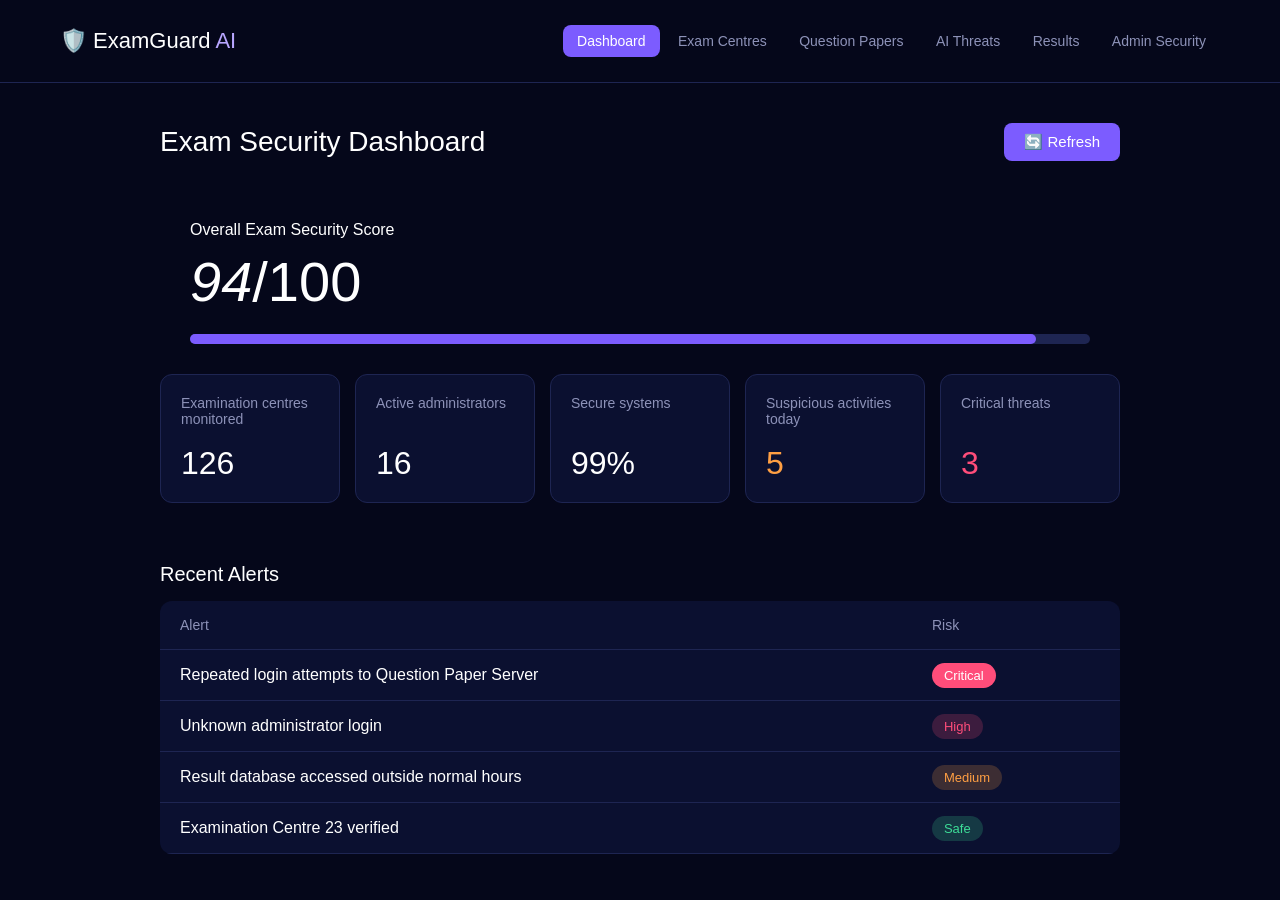
<file: index.html>
<!DOCTYPE html>
<html>
<head>
  <title>Exam Security Dashboard – ExamGuard AI</title>
  <meta name="viewport" content="width=device-width, initial-scale=1">
 <link rel="stylesheet" href="examguard.css">
</head>
<body>

  <header>
    <a href="index.html" class="logo">🛡️ ExamGuard <span>AI</span></a>

    <nav>
      <a href="index.html" class="active">Dashboard</a>
      <a href="ExamCentre.html">Exam Centres</a>
      <a href="QuestionPapers.html">Question Papers</a>
      <a href="Ai-threats.html">AI Threats</a>
      <a href="Results.html">Results</a>
      <a href="Admin.html">Admin Security</a>
    </nav>
  </header>

  <main>
    <div class="page-top">
      <h1>Exam Security Dashboard</h1>
      <button onclick="refresh()">🔄 Refresh</button>
    </div>


    <div class="score-card">
      <p>Overall Exam Security Score</p>
      <h2><i id="score">91</i><span>/100</span></h2>
      <div class="bar"><div class="fill" id="fill"></div></div>
    </div>

 
    <div class="stats">
      <div class="card">
        <p>Examination centres monitored</p>
        <h3 id="centres">125</h3>
      </div>
      <div class="card">
        <p>Active administrators</p>
        <h3 id="admins">18</h3>
      </div>
      <div class="card">
        <p>Secure systems</p>
        <h3 id="secure">97%</h3>
      </div>
      <div class="card">
        <p>Suspicious activities today</p>
        <h3 class="orange" id="suspicious">3</h3>
      </div>
      <div class="card">
        <p>Critical threats</p>
        <h3 class="red" id="threats">1</h3>
      </div>
    </div>

    <h2 class="section-title">Recent Alerts</h2>
    <table>
      <tr>
        <th>Alert</th>
        <th>Risk</th>
      </tr>
      <tbody id="alerts"></tbody>
    </table>
  </main>

  <script src="1main.js"></script>

</body>
</html>
</file>
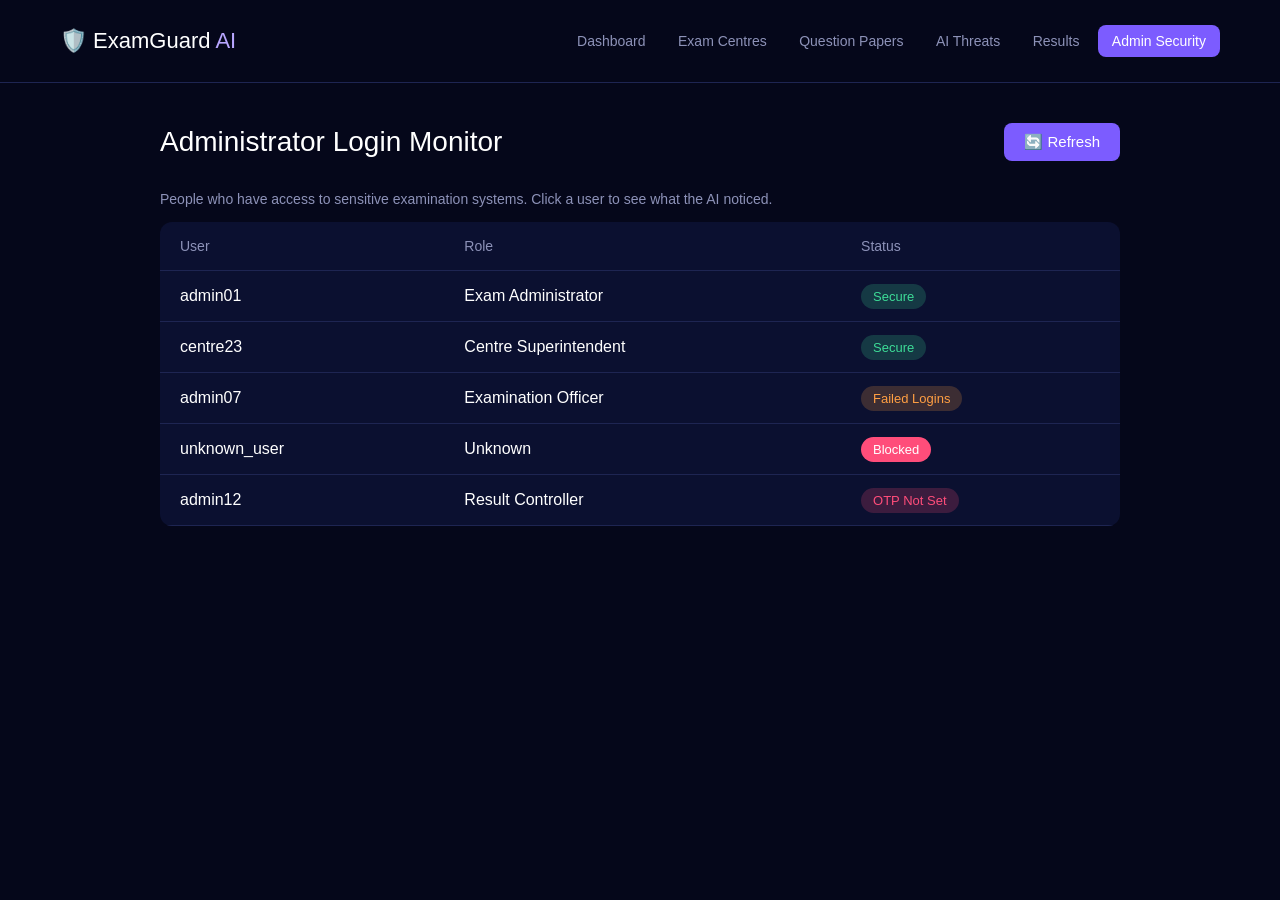
<file: Admin.html>
<!DOCTYPE html>
<html>
<head>
  <meta charset="UTF-8">
  <title>Administrator Login Monitor – ExamGuard AI</title>
  <meta name="viewport" content="width=device-width, initial-scale=1">
  <link rel="stylesheet" href="examguard.css">
</head>
<body>

  <header>
    <a href="index.html" class="logo">🛡️ ExamGuard <span>AI</span></a>

    <nav>
      <a href="index.html">Dashboard</a>
      <a href="ExamCentre.html">Exam Centres</a>
      <a href="QuestionPapers.html">Question Papers</a>
      <a href="Ai-threats.html">AI Threats</a>
      <a href="Results.html">Results</a>
      <a href="Admin.html" class="active">Admin Security</a>
    </nav>
  </header>

  <main>
    <div class="page-top">
      <h1>Administrator Login Monitor</h1>
      <button onclick="showUsers()">🔄 Refresh</button>
    </div>

    <p class="note">People who have access to sensitive examination systems. Click a user to see what the AI noticed.</p>

    <table>
      <tr>
        <th>User</th>
        <th>Role</th>
        <th>Status</th>
      </tr>
      <tbody id="users"></tbody>
    </table>


    <div id="userDetails"></div>
  </main>

  <script src="Admin.js"></script>

</body>
</html>
</file>
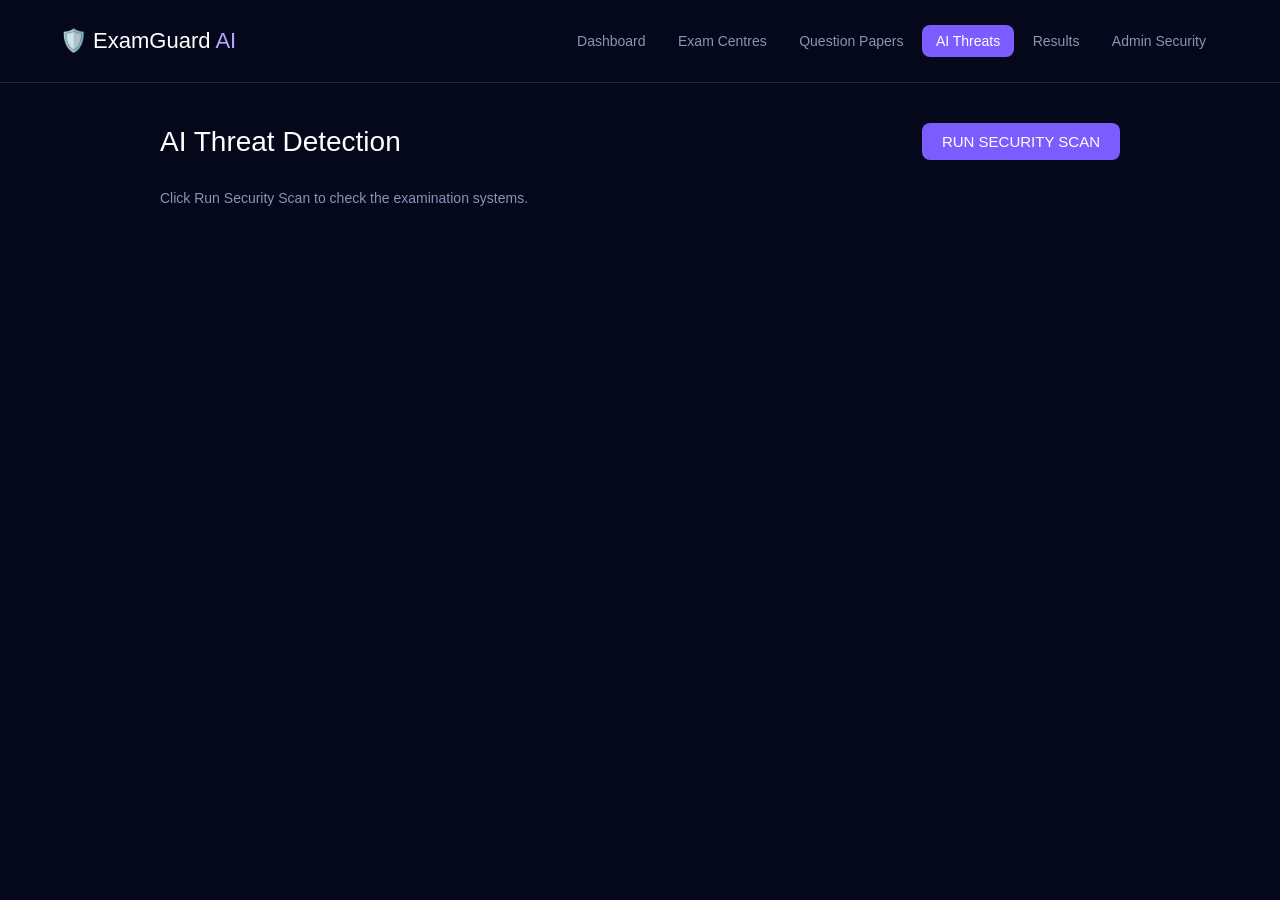
<file: Ai-threats.html>
<!DOCTYPE html>
<html>
<head>
  <title>AI Threat Detection – ExamGuard AI</title>
  <meta name="viewport" content="width=device-width, initial-scale=1">
  <link rel="stylesheet" href="examguard.css">
</head>
<body>

  <header>
    <a href="index.html" class="logo">🛡️ ExamGuard <span>AI</span></a>

    <nav>
      <a href="index.html">Dashboard</a>
      <a href="ExamCentre.html">Exam Centres</a>
      <a href="QuestionPapers.html">Question Papers</a>
      <a href="Ai-threats.html" class="active">AI Threats</a>
      <a href="Results.html">Results</a>
      <a href="Admin.html">Admin Security</a>
    </nav>
  </header>

  <main>
    <div class="page-top">
      <h1>AI Threat Detection</h1>
      <button onclick="scan()">RUN SECURITY SCAN</button>
    </div>

    <p class="note" id="status">Click Run Security Scan to check the examination systems.</p>


   
    <div id="threats"></div>
  </main>

  <script src="Ai-threats.js"></script>

</body>
</html>
</file>
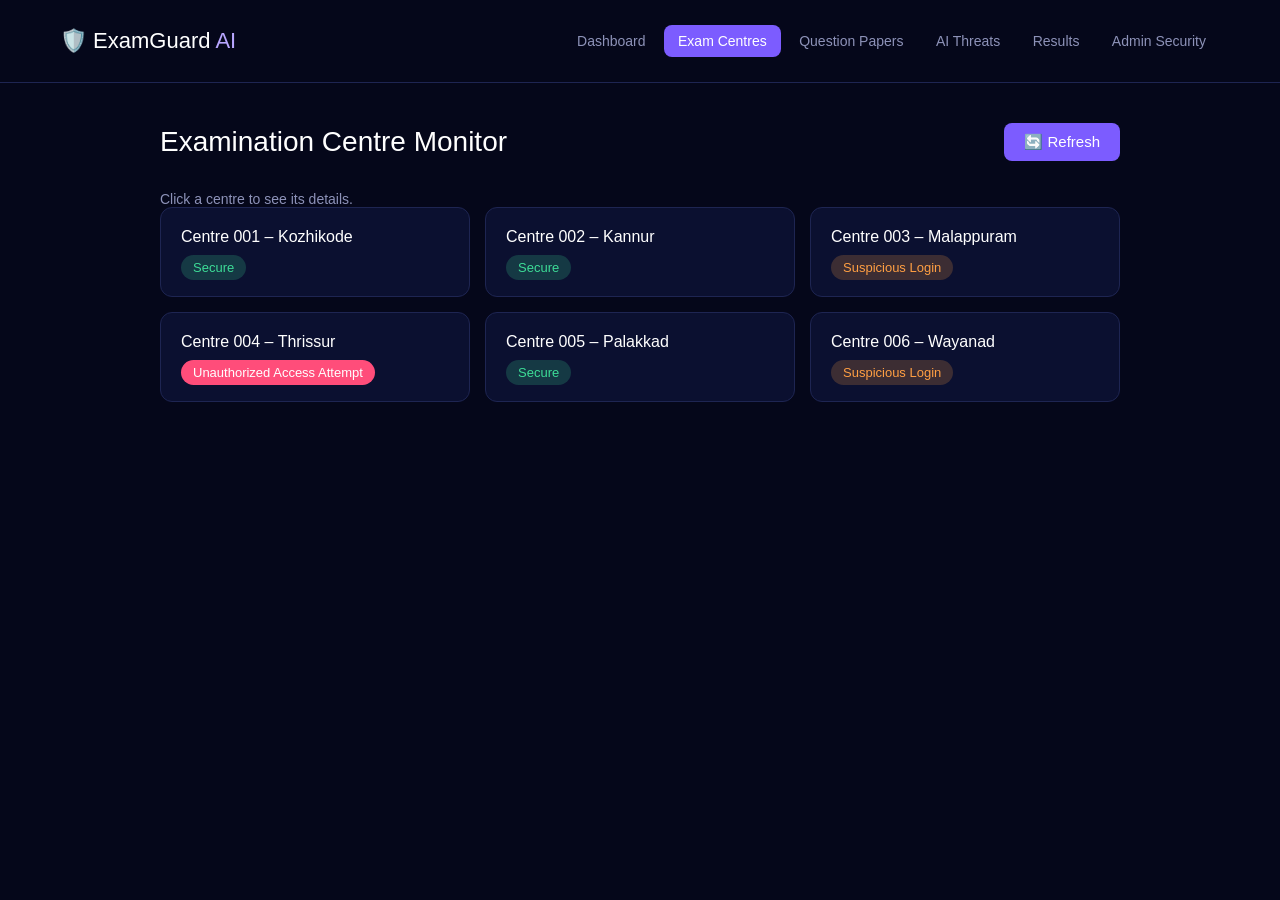
<file: ExamCentre.html>
<!DOCTYPE html>
<html>
<head>
  <meta charset="UTF-8">
  <title>Examination Centre Monitor – ExamGuard AI</title>
  <meta name="viewport" content="width=device-width, initial-scale=1">
  <link rel="stylesheet" href="examguard.css">
</head>
<body>

  <header>
    <a href="index.html" class="logo">🛡️ ExamGuard <span>AI</span></a>

    <nav>
      <a href="index.html">Dashboard</a>
      <a href="ExamCentre.html" class="active">Exam Centres</a>
      <a href="QuestionPapers.html">Question Papers</a>
      <a href="Ai-threats.html">AI Threats</a>
      <a href="Results.html">Results</a>
      <a href="Admin.html">Admin Security</a>
    </nav>
  </header>

  <main>
    <div class="page-top">
      <h1>Examination Centre Monitor</h1>
      <button onclick="showCentres()">🔄 Refresh</button>
    </div>

    <p class="note">Click a centre to see its details.</p>

    <div class="centres" id="centres"></div>

    <div id="details"></div>
  </main>

  <script src="ExamCentre.js"></script>

</body>
</html>
</file>
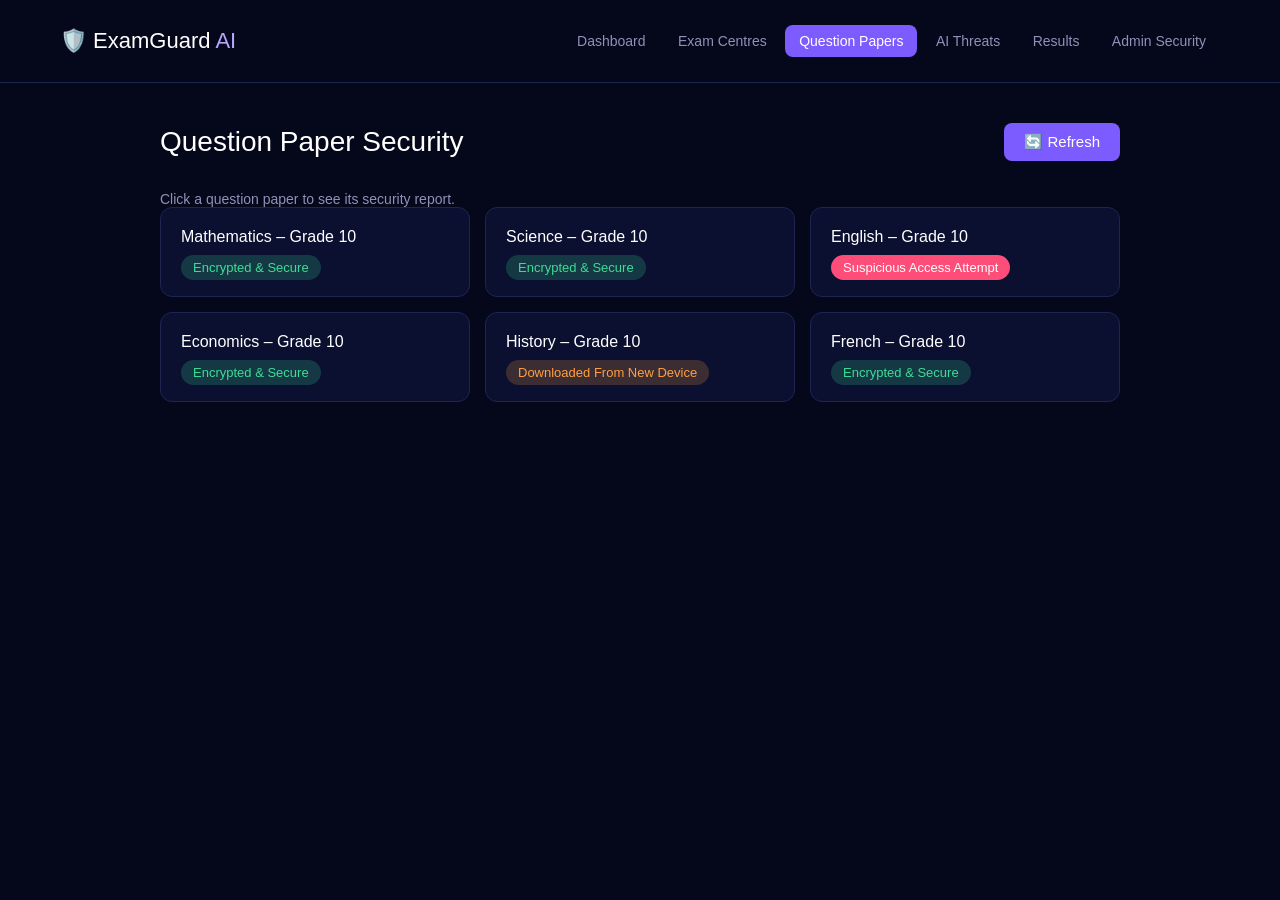
<file: QuestionPapers.html>
<!DOCTYPE html>
<html>
<head>
  <meta charset="UTF-8">
  <title>Question Paper Security – ExamGuard AI</title>
  <meta name="viewport" content="width=device-width, initial-scale=1">
  <link rel="stylesheet" href="examguard.css">
</head>
<body>

  <header>
    <a href="index.html" class="logo">🛡️ ExamGuard <span>AI</span></a>

    <nav>
      <a href="index.html">Dashboard</a>
      <a href="ExamCentre.html">Exam Centres</a>
      <a href="QuestionPapers.html" class="active">Question Papers</a>
      <a href="Ai-threats.html">AI Threats</a>
      <a href="Results.html">Results</a>
      <a href="Admin.html">Admin Security</a>
    </nav>
  </header>

  <main>
    <div class="page-top">
      <h1>Question Paper Security</h1>
      <button onclick="showPapers()">🔄 Refresh</button>
    </div>

    <p class="note">Click a question paper to see its security report.</p>

    <div class="centres" id="papers"></div>

    <div id="report"></div>
  </main>

  <script src="QuestionPapers.js"></script>

</body>
</html>
</file>
<file: examguard.css>
* { margin: 0; padding: 0; box-sizing: border-box; }

body {
  background: #05071a;
  color: white;
  font-family: Arial, sans-serif;
}

main { max-width: 1000px; margin: auto; padding: 40px 20px; }

h1, h2, h3, h4, th, .logo { font-weight: normal; }
h1 { font-size: 28px; }
h2 { font-size: 20px; margin-top: 35px; }

.note, .card p, th, small, .fields label, .marks p, .meta p,
#details td:first-child {
  color: #8d92b8;
  font-size: 14px;
}

.fields label, .marks p, .meta p { font-size: 13px; margin-bottom: 5px; }

header, .page-top, .change-top {
  display: flex;
  justify-content: space-between;
  align-items: center;
}

header { padding: 20px 60px; border-bottom: 1px solid #1e2552; }
.page-top { margin-bottom: 30px; }
.change-top { border-bottom: 1px solid #1e2552; padding-bottom: 15px; }
.change-top h3 { font-size: 17px; }

.logo, nav a { text-decoration: none; padding: 8px 14px; border-radius: 8px; }
.logo { color: white; font-size: 22px; padding-left: 0; }
.logo span { color: #b8a6ff; }

nav a { color: #8d92b8; font-size: 14px; }
nav a:hover { color: white; background: #0b1030; }
nav .active { color: white; background: #7c5cff; }

button {
  background: #7c5cff;
  color: white;
  border: none;
  padding: 10px 20px;
  border-radius: 8px;
  font-size: 15px;
  cursor: pointer;
}

button:hover { background: #6a4ae6; }
.grey { background: #1e2552; }
.grey:hover { background: #2a3170; }

.page-top button { margin-left: 10px; }
.actions { margin-top: 20px; }
.actions button { margin-right: 10px; font-size: 14px; padding: 8px 16px; }

.card {
  background: #0b1030;
  border: 1px solid #1e2552;
  border-radius: 12px;
  padding: 20px;
  margin-bottom: 20px;
}

.card h3 { font-size: 32px; margin-top: 10px; }
.score-card { border-color: #7c5cff; padding: 30px; }
.score-card h2 { font-size: 56px; margin: 10px 0 20px; }
.form-box { border-color: #7c5cff; }
.form-box h3 { font-size: 18px; margin-bottom: 6px; }
small { font-size: 24px; }

.stats, .centres, .meta, .fields { display: grid; gap: 15px; }
.stats { grid-template-columns: repeat(5, 1fr); margin-bottom: 40px; }
.stats p { min-height: 40px; }
.centres { grid-template-columns: repeat(3, 1fr); }
.meta { grid-template-columns: repeat(3, 1fr); padding-top: 20px; border-top: 1px solid #1e2552; }
.fields { grid-template-columns: repeat(3, 1fr); margin: 20px 0 10px; }

.fields label { display: block; }

.fields input {
  width: 100%;
  padding: 10px;
  background: #05071a;
  border: 1px solid #2a3170;
  border-radius: 8px;
  color: white;
  font-size: 15px;
  font-family: Arial, sans-serif;
}

.fields input:focus { outline: none; border-color: #7c5cff; }

.bar { height: 10px; background: #1e2552; border-radius: 10px; }
.fill { width: 91%; height: 100%; background: #7c5cff; border-radius: 10px; }

table {
  width: 100%;
  border-collapse: collapse;
  background: #0b1030;
  border-radius: 12px;
  overflow: hidden;
  margin-top: 15px;
}

th, td { text-align: left; padding: 16px 20px; border-bottom: 1px solid #1e2552; }

#details table { background: none; margin: 0; }
#details td { width: 50%; }

.risk { padding: 5px 12px; border-radius: 20px; font-size: 13px; }
.critical { background: #ff4d7a;   color: white;   }
.high     { background: #ff4d7a33; color: #ff4d7a; }
.medium   { background: #ff9f4333; color: #ff9f43; }
.safe, .low { background: #3ddc9733; color: #3ddc97; }
.red    { color: #ff4d7a; }
.orange { color: #ff9f43; }

.threat h3 { font-size: 18px; margin-bottom: 10px; }
.threat ul, #userDetails ul { margin: 10px 0 20px 20px; color: #8d92b8; font-size: 15px; }
.risk-line { margin-bottom: 15px; }
.done, .form-message.ok { color: #3ddc97; margin-top: 15px; }
.form-message.error { color: #ff4d7a; margin-top: 15px; }
.resolved { border-color: #3ddc97; }

.centre, .user-row { cursor: pointer; }
.centre { margin: 0; }
.centre:hover { border-color: #7c5cff; }
.centre h4 { font-size: 16px; margin-bottom: 12px; }
.user-row:hover td { background: #141b45; }

#whoami { color: #8d92b8; font-size: 14px; }
.small-btn { padding: 5px 12px; font-size: 13px; margin-left: 10px; }

.marks { display: flex; align-items: center; gap: 30px; margin: 20px 0; }
.marks h2 { font-size: 40px; margin: 0; }
.arrow { color: #7c5cff; font-size: 24px; }

.alert-line { color: white; font-size: 16px; margin-bottom: 15px; }
.spaced { margin-top: 25px; }

@media (max-width: 1100px) {
  header { flex-direction: column; gap: 15px; padding: 20px; }
  nav { display: flex; flex-wrap: wrap; justify-content: center; }
  .stats, .centres, .meta, .fields { grid-template-columns: repeat(2, 1fr); }
}

@media print {
  body { background: white; color: black; }
  header, .page-top, .note, #papers, .no-print { display: none; }
  main { max-width: 100%; padding: 0; }
  h2 { color: black; margin-top: 0; }
  .card { background: white; border: 1px solid #999; color: black; }
  .card p, .alert-line { color: black; }
  .risk, .bar { border: 1px solid #999; }
}
</file>
